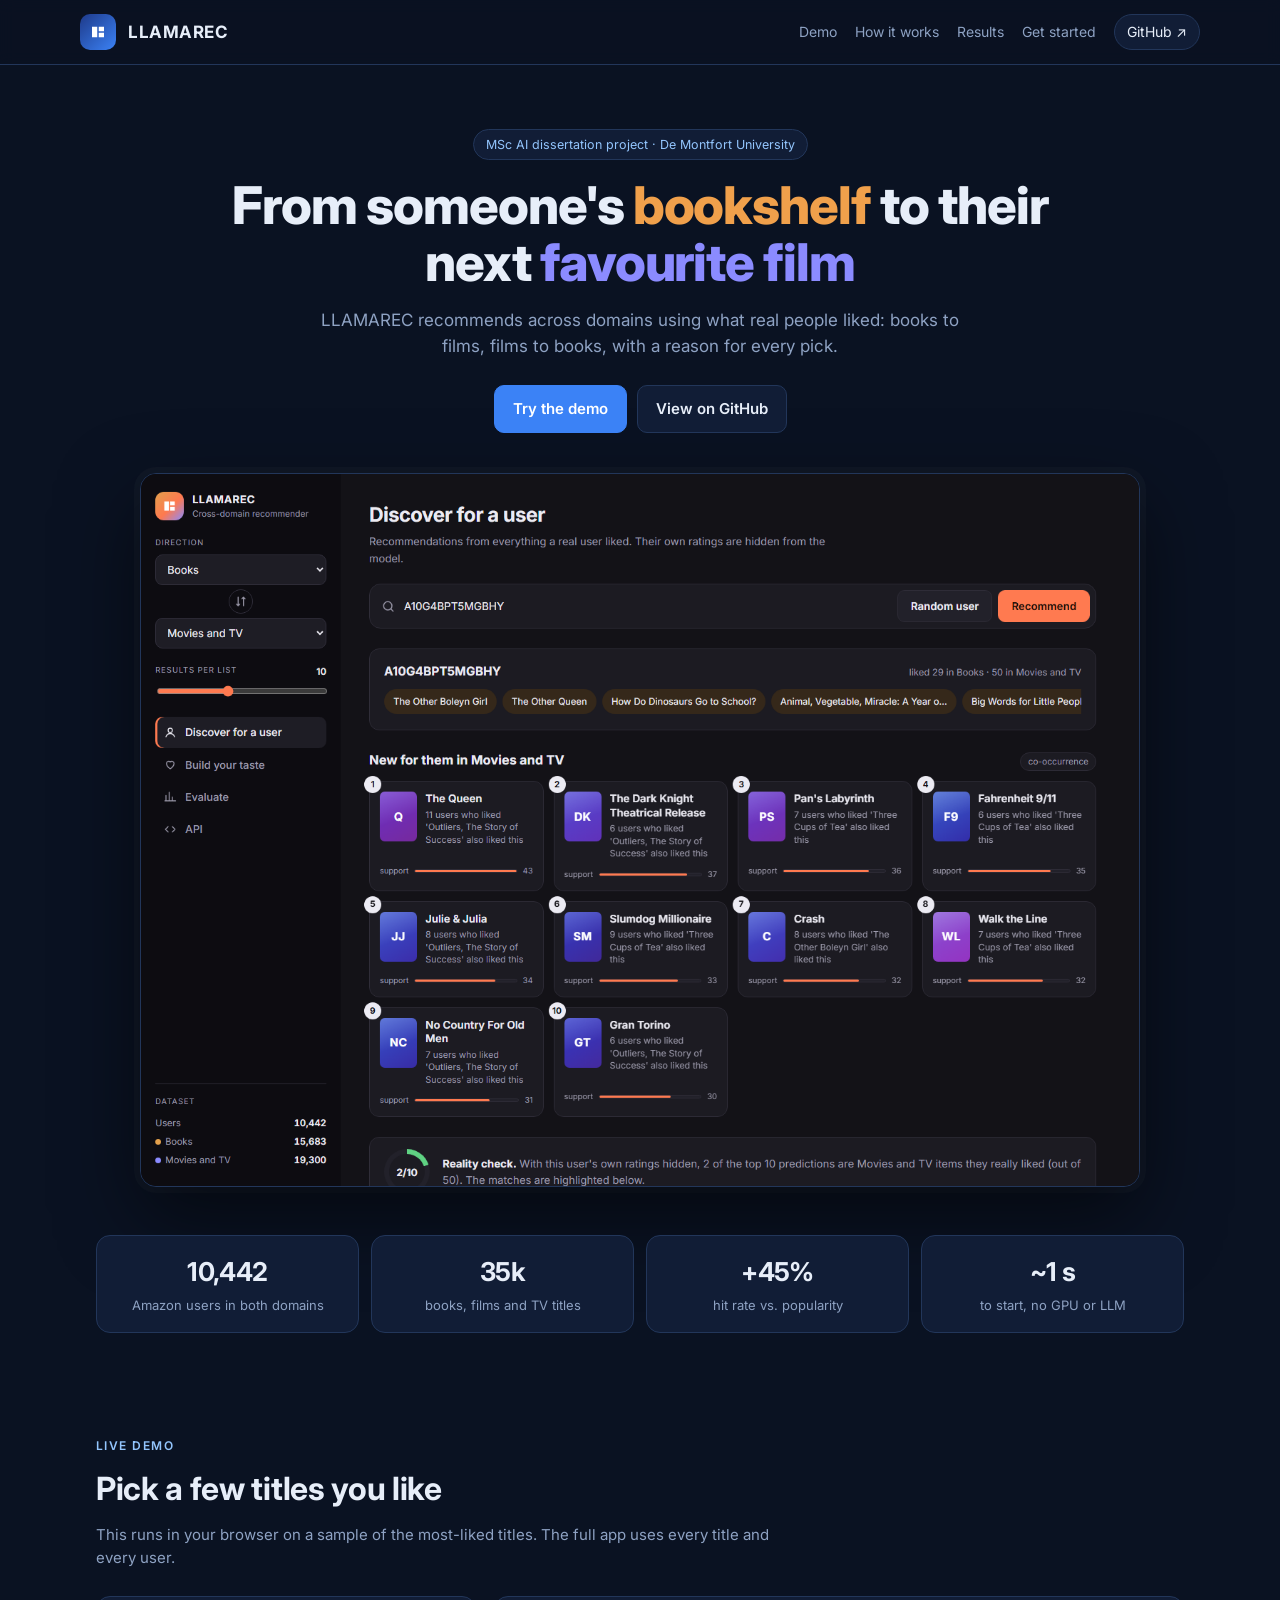
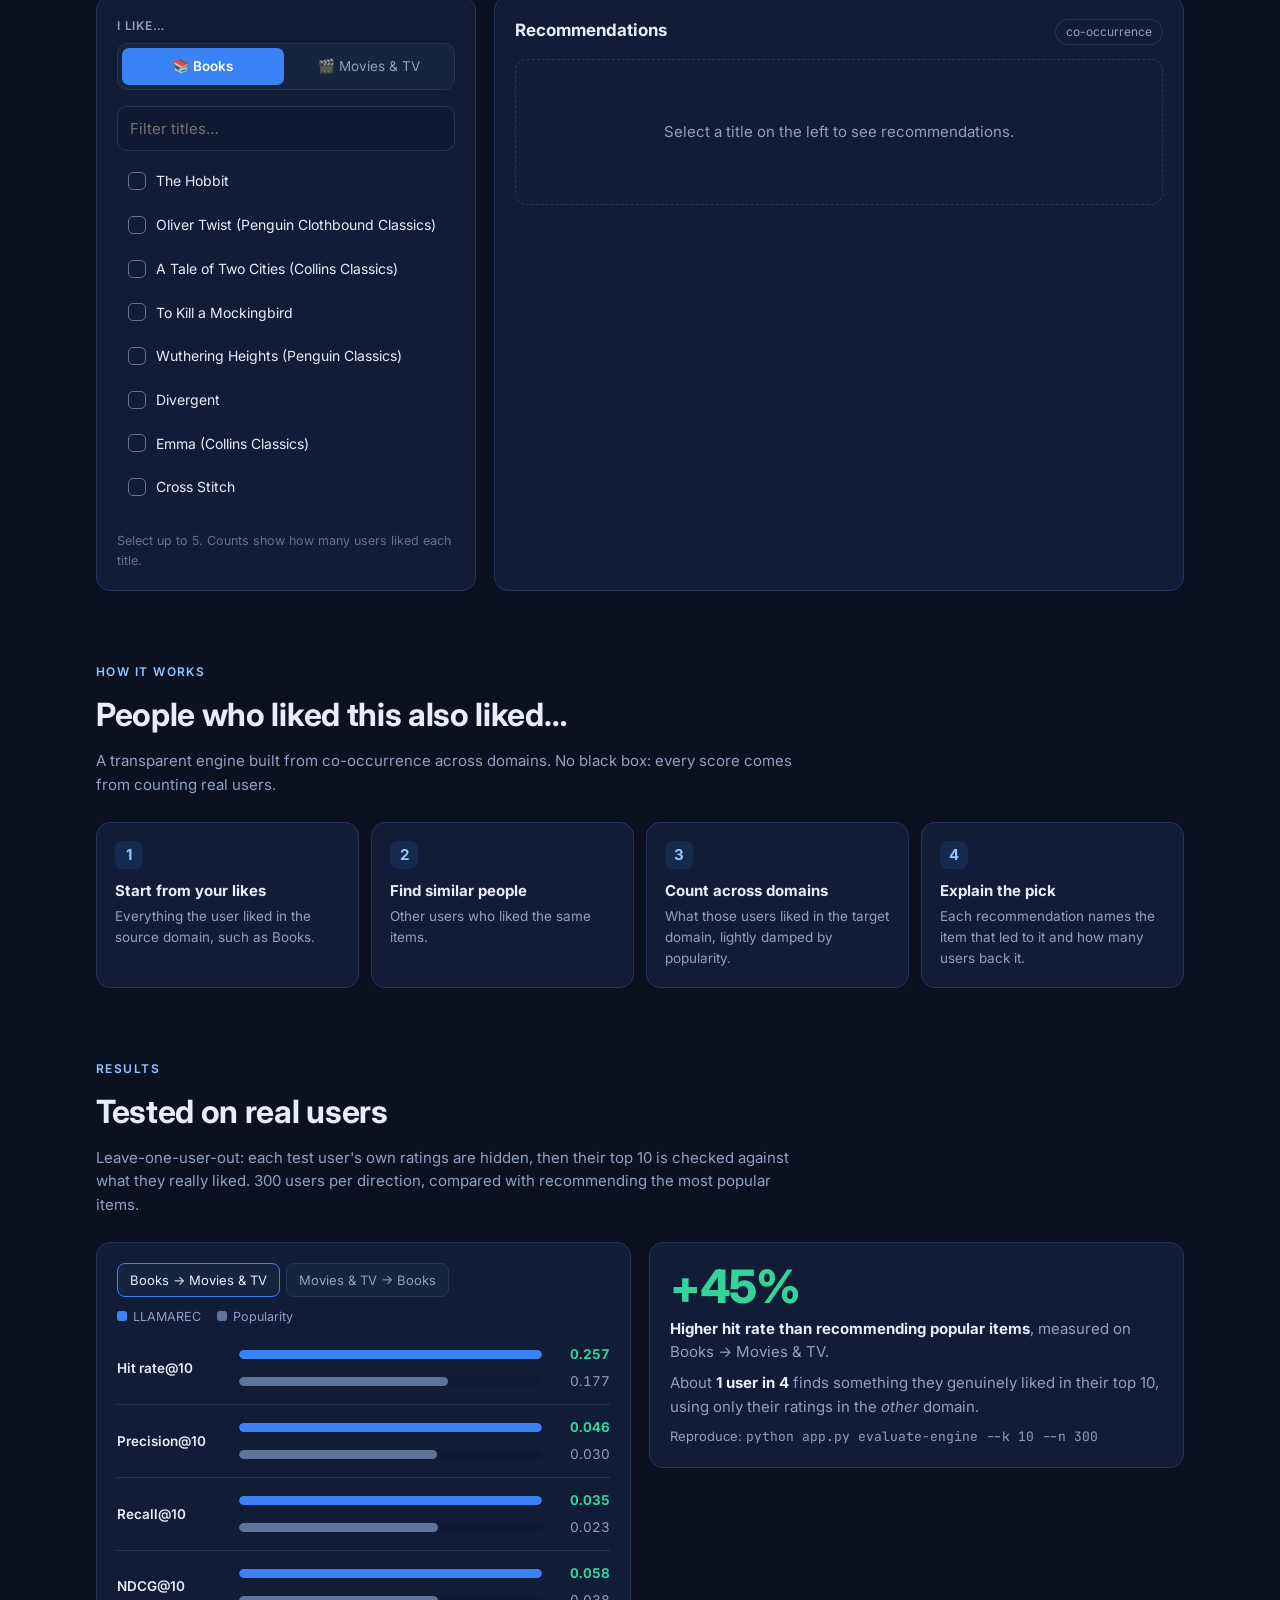
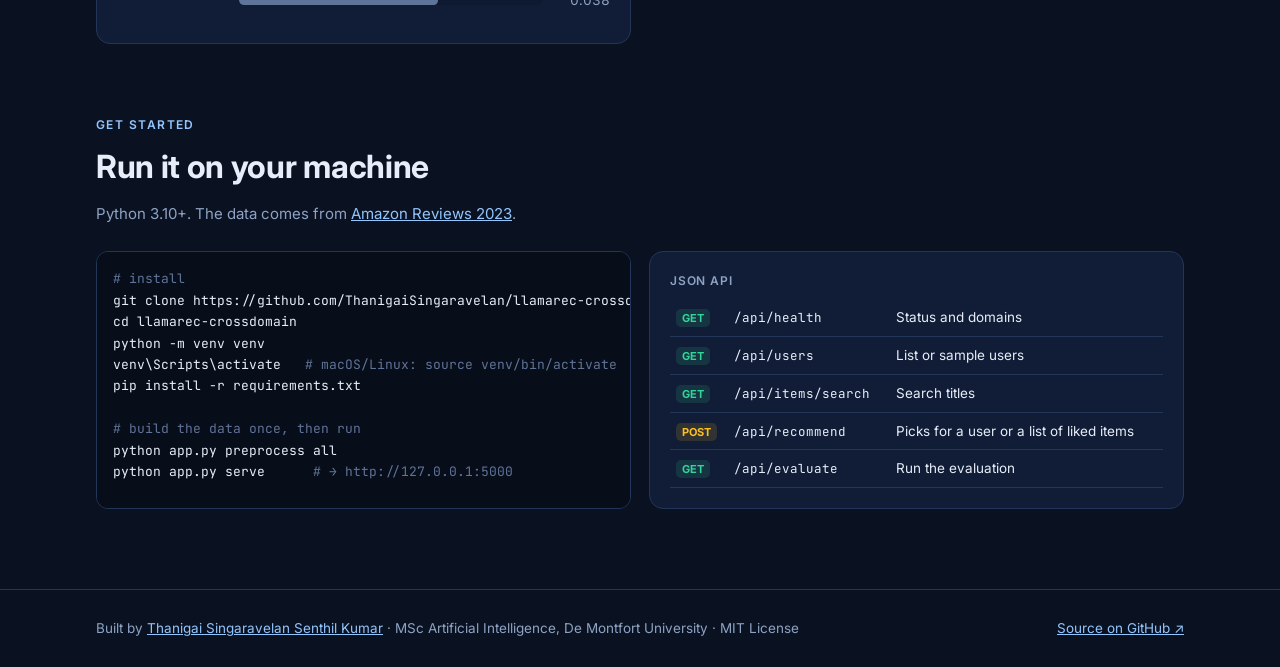
<file: docs/index.html>
<!doctype html>
<html lang="en">
<head>
<meta charset="utf-8">
<meta name="viewport" content="width=device-width, initial-scale=1">
<title>LLAMAREC</title>
<meta name="description" content="Cross-domain recommendations from real Amazon ratings: books to films and films to books, with a reason for every pick.">
<link rel="preconnect" href="https://fonts.googleapis.com">
<link href="https://fonts.googleapis.com/css2?family=Inter:wght@400;500;600;700;800&family=JetBrains+Mono:wght@400;500&display=swap" rel="stylesheet">
<style>
  :root{
    --bg:#0a1222; --bg2:#0e1a31; --panel:#111d36; --panel2:#15243f; --line:#22365a;
    --text:#e7eef9; --muted:#8ea2c3; --dim:#5f7499;
    --accent:#3b82f6; --accent2:#93c5fd; --ok:#34d399; --warn:#fbbf24;
    --books:#f0a04b; --movies:#8b8bff;
    --radius:14px;
  }
  *{box-sizing:border-box}
  html,body{margin:0}
  html{scroll-behavior:smooth}
  body{
    background:radial-gradient(1200px 500px at 85% -10%, #1b3a6e55, transparent 60%), var(--bg);
    color:var(--text); font-family:Inter,system-ui,sans-serif; font-size:15px; line-height:1.55; min-height:100vh;
  }
  a{color:var(--accent2)}
  .mono,code,pre{font-family:"JetBrains Mono",ui-monospace,monospace}
  .wrap{max-width:1120px; margin:0 auto; padding:0 16px}

  /* header */
  header{border-bottom:1px solid var(--line); background:#0a1222cc; backdrop-filter:blur(8px); position:sticky; top:0; z-index:5}
  .hbar{display:flex; align-items:center; justify-content:space-between; gap:12px; padding:14px 0}
  .brand{display:flex; align-items:center; gap:12px; text-decoration:none; color:inherit}
  .logo{width:36px; height:36px; border-radius:10px; background:linear-gradient(135deg,#1e3a8a,#3b82f6); display:grid; place-items:center}
  .brand b{font-size:17px; letter-spacing:.5px}
  .links{display:flex; gap:18px; align-items:center; font-size:14px}
  .links a{color:var(--muted); text-decoration:none}
  .links a:hover{color:var(--text)}
  .links .gh{border:1px solid var(--line); background:var(--panel); padding:6px 12px; border-radius:999px; color:var(--text)}
  @media (max-width:720px){.links a:not(.gh){display:none}}

  /* hero */
  .hero{padding:64px 0 40px; text-align:center}
  .eyebrow{display:inline-block; font-size:12.5px; color:var(--accent2); border:1px solid var(--line); background:var(--panel);
    padding:5px 12px; border-radius:999px; margin-bottom:18px}
  .hero h1{font-size:clamp(30px,5vw,52px); line-height:1.08; margin:0 auto 16px; max-width:820px; letter-spacing:-.02em; font-weight:800}
  .hero h1 .b{color:var(--books)} .hero h1 .m{color:var(--movies)}
  .hero p{margin:0 auto; color:var(--muted); max-width:640px; font-size:17px}
  .cta{display:flex; gap:10px; justify-content:center; margin:26px 0 40px; flex-wrap:wrap}
  .btn{display:inline-flex; align-items:center; gap:8px; padding:11px 18px; border-radius:10px; font-weight:600; text-decoration:none;
    border:1px solid var(--line); color:var(--text); background:var(--panel); cursor:pointer; font:inherit; font-weight:600}
  .btn.primary{background:var(--accent); border-color:var(--accent); color:#fff}
  .btn:hover{filter:brightness(1.1)}
  .shot{border-radius:16px; border:1px solid var(--line); box-shadow:0 30px 80px #0008, 0 0 0 6px #ffffff06; width:100%; max-width:1000px; display:block; margin:0 auto}

  /* stats strip */
  .stats{display:grid; grid-template-columns:repeat(4,1fr); gap:12px; margin:48px 0 0}
  .stat{background:var(--panel); border:1px solid var(--line); border-radius:var(--radius); padding:16px 18px}
  .stat b{display:block; font-size:26px; letter-spacing:-.02em}
  .stat span{color:var(--muted); font-size:13px}
  @media (max-width:720px){.stats{grid-template-columns:repeat(2,1fr)}}

  /* sections */
  section.block{padding:64px 0 8px}
  .kicker{font-size:12px; font-weight:600; text-transform:uppercase; letter-spacing:.12em; color:var(--accent2); margin:0 0 8px}
  h2{font-size:clamp(24px,3vw,32px); margin:0 0 10px; letter-spacing:-.01em}
  .lead{color:var(--muted); margin:0 0 26px; max-width:700px}
  .card{background:var(--panel); border:1px solid var(--line); border-radius:var(--radius); padding:20px}

  /* demo */
  .demo{display:grid; grid-template-columns:380px minmax(0,1fr); gap:18px}
  @media (max-width:900px){.demo{grid-template-columns:minmax(0,1fr)}}
  .label{display:block; font-size:12px; font-weight:600; text-transform:uppercase; letter-spacing:.8px; color:var(--muted); margin:0 0 8px}
  .seg{display:grid; grid-template-columns:1fr 1fr; background:var(--panel2); border:1px solid var(--line); border-radius:10px; padding:4px; gap:4px; margin-bottom:16px}
  .seg button{border:none; background:none; color:var(--muted); padding:8px; border-radius:7px; cursor:pointer; font:inherit; font-size:13.5px}
  .seg button.on{background:var(--accent); color:#fff; font-weight:600}
  .search{width:100%; padding:10px 12px; border-radius:10px; border:1px solid var(--line); background:var(--bg2); color:var(--text); font:inherit; margin-bottom:10px}
  .list{max-height:360px; overflow-y:auto; display:grid; gap:4px; padding-right:4px}
  .opt{display:flex; gap:10px; align-items:center; padding:8px 10px; border-radius:9px; border:1px solid transparent; background:none;
    color:var(--text); cursor:pointer; font:inherit; font-size:14px; text-align:left; width:100%}
  .opt:hover{background:var(--panel2)}
  .opt.on{background:#3b82f622; border-color:var(--accent)}
  .opt .t{flex:1; min-width:0; overflow:hidden; text-overflow:ellipsis; white-space:nowrap}
  .opt small{color:var(--dim); white-space:nowrap}
  .tick{width:18px; height:18px; border-radius:5px; border:1.5px solid var(--dim); flex:none; display:grid; place-items:center; font-size:12px}
  .opt.on .tick{background:var(--accent); border-color:var(--accent); color:#fff}
  .hint{font-size:12.5px; color:var(--dim); margin-top:10px}
  .results-head{display:flex; justify-content:space-between; align-items:baseline; gap:10px; flex-wrap:wrap; margin-bottom:14px}
  .results-head h3{margin:0; font-size:17px}
  .pill{font-size:12px; color:var(--muted); border:1px solid var(--line); border-radius:999px; padding:3px 10px}
  .recs{display:grid; grid-template-columns:repeat(auto-fill,minmax(230px,1fr)); gap:10px}
  .rec{display:grid; grid-template-columns:44px 1fr; gap:12px; background:var(--panel2); border:1px solid var(--line); border-radius:12px; padding:12px;
    animation:rise .3s ease both}
  @keyframes rise{from{opacity:0; transform:translateY(6px)}}
  .cover{width:44px; height:60px; border-radius:6px; display:grid; place-items:center; font-weight:700; font-size:14px; color:#fff}
  .rec .t{font-weight:600; font-size:14px; line-height:1.3; display:-webkit-box; -webkit-line-clamp:2; -webkit-box-orient:vertical; overflow:hidden}
  .rec .why{font-size:12px; color:var(--muted); margin-top:3px}
  .bar{grid-column:1/-1; height:4px; background:var(--bg2); border-radius:9px; overflow:hidden}
  .bar i{display:block; height:100%; background:var(--accent)}
  .empty{color:var(--muted); text-align:center; padding:60px 16px; border:1.5px dashed var(--line); border-radius:12px}

  /* how it works */
  .steps{display:grid; grid-template-columns:repeat(4,1fr); gap:12px; counter-reset:s}
  @media (max-width:900px){.steps{grid-template-columns:repeat(2,1fr)}}
  @media (max-width:520px){.steps{grid-template-columns:1fr}}
  .step{background:var(--panel); border:1px solid var(--line); border-radius:var(--radius); padding:18px; counter-increment:s}
  .step::before{content:counter(s); display:grid; place-items:center; width:28px; height:28px; border-radius:8px; background:#3b82f622;
    color:var(--accent2); font-weight:700; margin-bottom:10px}
  .step h4{margin:0 0 4px; font-size:15px}
  .step p{margin:0; color:var(--muted); font-size:13.5px}

  /* results */
  .res{display:grid; grid-template-columns:minmax(0,1fr) minmax(0,1fr); gap:18px; align-items:start}
  @media (max-width:900px){.res{grid-template-columns:minmax(0,1fr)}}
  .metric{display:grid; grid-template-columns:110px 1fr 56px; gap:6px 12px; align-items:center; padding:12px 0; border-bottom:1px solid var(--line); font-size:13.5px}
  .metric:last-child{border-bottom:none}
  .metric .n{grid-row:span 2; font-weight:600}
  .metric .trk{height:9px; background:var(--bg2); border-radius:9px; overflow:hidden}
  .metric .trk i{display:block; height:100%; border-radius:9px}
  .metric .v{text-align:right; font-variant-numeric:tabular-nums; color:var(--muted)}
  .metric .v.w{color:var(--ok); font-weight:700}
  .legend{display:flex; gap:16px; font-size:12.5px; color:var(--muted); margin-bottom:6px; flex-wrap:wrap}
  .legend i{display:inline-block; width:10px; height:10px; border-radius:3px; margin-right:6px}
  .tabs{display:flex; gap:6px; margin-bottom:10px}
  .tabs button{border:1px solid var(--line); background:var(--panel2); color:var(--muted); border-radius:8px; padding:6px 12px; cursor:pointer; font:inherit; font-size:13px}
  .tabs button.on{color:var(--text); border-color:var(--accent)}
  .big{font-size:46px; font-weight:800; letter-spacing:-.03em; color:var(--ok); line-height:1}
  .res .card p{color:var(--muted); margin:8px 0 0}

  /* quick start + api */
  .two{display:grid; grid-template-columns:minmax(0,1fr) minmax(0,1fr); gap:18px}
  @media (max-width:900px){.two{grid-template-columns:minmax(0,1fr)}}
  pre{background:#070d19; border:1px solid var(--line); border-radius:12px; padding:16px; overflow-x:auto; font-size:13px; line-height:1.65; margin:0}
  pre .c{color:var(--dim)}
  table{width:100%; border-collapse:collapse; font-size:13.5px}
  td{padding:8px 6px; border-bottom:1px solid var(--line); vertical-align:top}
  td code{font-size:12.5px}
  .verb{font-size:11px; font-weight:700; padding:2px 6px; border-radius:5px}
  .get{background:#34d39922; color:var(--ok)} .post{background:#fbbf2422; color:var(--warn)}

  footer{border-top:1px solid var(--line); margin-top:72px; padding:28px 0; color:var(--muted); font-size:13.5px}
  .fbar{display:flex; justify-content:space-between; gap:16px; flex-wrap:wrap}
  @media (prefers-reduced-motion:reduce){*{animation:none!important; scroll-behavior:auto!important}}
</style>
</head>
<body>

<header>
  <div class="wrap hbar">
    <a class="brand" href="#">
      <span class="logo"><svg width="18" height="18" viewBox="0 0 24 24" fill="#fff"><path d="M4 5h7v14H4zM13 5h7v6h-7zM13 13h7v6h-7z"/></svg></span>
      <b>LLAMAREC</b>
    </a>
    <nav class="links">
      <a href="#demo">Demo</a>
      <a href="#how">How it works</a>
      <a href="#results">Results</a>
      <a href="#start">Get started</a>
      <a class="gh" href="https://github.com/ThanigaiSingaravelan/llamarec-crossdomain">GitHub ↗</a>
    </nav>
  </div>
</header>

<main class="wrap">

  <!-- Hero -->
  <section class="hero">
    <span class="eyebrow">MSc AI dissertation project · De Montfort University</span>
    <h1>From someone's <span class="b">bookshelf</span> to their next <span class="m">favourite film</span></h1>
    <p>LLAMAREC recommends across domains using what real people liked: books to films, films to books, with a reason for every pick.</p>
    <div class="cta">
      <a class="btn primary" href="#demo">Try the demo</a>
      <a class="btn" href="https://github.com/ThanigaiSingaravelan/llamarec-crossdomain">View on GitHub</a>
    </div>
    <img class="shot" src="images/discover-dark.png" alt="The LLAMAREC web app recommending films for a reader, each with a reason and a support bar" loading="lazy">

    <div class="stats">
      <div class="stat"><b>10,442</b><span>Amazon users in both domains</span></div>
      <div class="stat"><b>35k</b><span>books, films and TV titles</span></div>
      <div class="stat"><b>+45%</b><span>hit rate vs. popularity</span></div>
      <div class="stat"><b>~1 s</b><span>to start, no GPU or LLM</span></div>
    </div>
  </section>

  <!-- Demo -->
  <section class="block" id="demo">
    <p class="kicker">Live demo</p>
    <h2>Pick a few titles you like</h2>
    <p class="lead">This runs in your browser on a sample of the most-liked titles. The full app uses every title and every user.</p>

    <div class="demo">
      <div class="card">
        <span class="label">I like…</span>
        <div class="seg" role="tablist">
          <button class="on" data-src="Books">📚 Books</button>
          <button data-src="Movies_and_TV">🎬 Movies &amp; TV</button>
        </div>
        <input id="filter" class="search" placeholder="Filter titles…" aria-label="Filter titles">
        <div id="list" class="list"><div class="hint">Loading sample…</div></div>
        <div class="hint">Select up to 5. Counts show how many users liked each title.</div>
      </div>

      <div class="card">
        <div class="results-head">
          <h3 id="resTitle">Recommendations</h3>
          <span class="pill" id="resPill">co-occurrence</span>
        </div>
        <div id="recs"><div class="empty">Select a title on the left to see recommendations.</div></div>
      </div>
    </div>
  </section>

  <!-- How it works -->
  <section class="block" id="how">
    <p class="kicker">How it works</p>
    <h2>People who liked this also liked…</h2>
    <p class="lead">A transparent engine built from co-occurrence across domains. No black box: every score comes from counting real users.</p>
    <div class="steps">
      <div class="step"><h4>Start from your likes</h4><p>Everything the user liked in the source domain, such as Books.</p></div>
      <div class="step"><h4>Find similar people</h4><p>Other users who liked the same items.</p></div>
      <div class="step"><h4>Count across domains</h4><p>What those users liked in the target domain, lightly damped by popularity.</p></div>
      <div class="step"><h4>Explain the pick</h4><p>Each recommendation names the item that led to it and how many users back it.</p></div>
    </div>
  </section>

  <!-- Results -->
  <section class="block" id="results">
    <p class="kicker">Results</p>
    <h2>Tested on real users</h2>
    <p class="lead">Leave-one-user-out: each test user's own ratings are hidden, then their top 10 is checked against what they really liked.
      300 users per direction, compared with recommending the most popular items.</p>

    <div class="res">
      <div class="card">
        <div class="tabs" id="dirTabs">
          <button class="on" data-dir="0">Books → Movies &amp; TV</button>
          <button data-dir="1">Movies &amp; TV → Books</button>
        </div>
        <div class="legend"><span><i style="background:var(--accent)"></i>LLAMAREC</span><span><i style="background:var(--dim)"></i>Popularity</span></div>
        <div id="metrics"></div>
      </div>
      <div class="card">
        <div class="big" id="bigLift">+45%</div>
        <p><b style="color:var(--text)">Higher hit rate than recommending popular items</b>, measured on <span id="bigDir">Books → Movies &amp; TV</span>.</p>
        <p>About <b style="color:var(--text)">1 user in 4</b> finds something they genuinely liked in their top 10, using only their ratings in the <i>other</i> domain.</p>
        <p style="font-size:13px">Reproduce: <code>python app.py evaluate-engine --k 10 --n 300</code></p>
      </div>
    </div>
  </section>

  <!-- Get started -->
  <section class="block" id="start">
    <p class="kicker">Get started</p>
    <h2>Run it on your machine</h2>
    <p class="lead">Python 3.10+. The data comes from <a href="https://huggingface.co/datasets/McAuley-Lab/Amazon-Reviews-2023">Amazon Reviews 2023</a>.</p>
    <div class="two">
<pre><span class="c"># install</span>
git clone https://github.com/ThanigaiSingaravelan/llamarec-crossdomain.git
cd llamarec-crossdomain
python -m venv venv
venv\Scripts\activate   <span class="c"># macOS/Linux: source venv/bin/activate</span>
pip install -r requirements.txt

<span class="c"># build the data once, then run</span>
python app.py preprocess all
python app.py serve      <span class="c"># → http://127.0.0.1:5000</span></pre>
      <div class="card">
        <span class="label">JSON API</span>
        <table>
          <tr><td><span class="verb get">GET</span></td><td><code>/api/health</code></td><td>Status and domains</td></tr>
          <tr><td><span class="verb get">GET</span></td><td><code>/api/users</code></td><td>List or sample users</td></tr>
          <tr><td><span class="verb get">GET</span></td><td><code>/api/items/search</code></td><td>Search titles</td></tr>
          <tr><td><span class="verb post">POST</span></td><td><code>/api/recommend</code></td><td>Picks for a user or a list of liked items</td></tr>
          <tr><td><span class="verb get">GET</span></td><td><code>/api/evaluate</code></td><td>Run the evaluation</td></tr>
        </table>
      </div>
    </div>
  </section>
</main>

<footer>
  <div class="wrap fbar">
    <span>Built by <a href="https://www.linkedin.com/in/than-tsv/">Thanigai Singaravelan Senthil Kumar</a> · MSc Artificial Intelligence, De Montfort University · MIT License</span>
    <a href="https://github.com/ThanigaiSingaravelan/llamarec-crossdomain">Source on GitHub ↗</a>
  </div>
</footer>

<script>
const $ = (s) => document.querySelector(s);
const esc = (s) => String(s ?? "").replace(/[&<>"']/g, (c) => ({"&":"&amp;","<":"&lt;",">":"&gt;",'"':"&quot;","'":"&#39;"}[c]));
const pretty = (d) => d === "Movies_and_TV" ? "Movies & TV" : d;

/* ---------- covers ---------- */
const hash = (s) => { let h = 0; for (const c of s) h = (h * 31 + c.charCodeAt(0)) | 0; return Math.abs(h); };
const initials = (t) => (t.replace(/[^\p{L}\p{N} ]/gu, " ").split(/\s+/)
  .filter((w) => w && !/^(the|a|an|of|and|vhs|dvd)$/i.test(w)).slice(0, 2).map((w) => w[0]).join("") || "?").toUpperCase();
function cover(t, domain) {
  const base = domain === "Books" ? 32 : 245, hue = base + (hash(t) % 40) - 20, l = 40 + (hash(t + "x") % 12);
  return `<div class="cover" style="background:linear-gradient(150deg,hsl(${hue} 62% ${l + 10}%),hsl(${hue + 18} 58% ${l}%))">${esc(initials(t))}</div>`;
}

/* ---------- demo ---------- */
let DATA = null, src = "Books";
const picked = new Set();

function preselectFromHash() {
  // Shareable demo links: #try=The Hobbit|Holes  (Books)   or   #try-movies=Jaws
  const m = decodeURIComponent(location.hash).match(/^#try(-movies)?=(.+)$/);
  if (!m) return;
  if (m[1]) document.querySelector('.seg button[data-src="Movies_and_TV"]').click();
  for (const t of m[2].split("|")) if (DATA.domains[src].items.some((i) => i.t === t)) picked.add(t);
  renderList(); renderRecs();
  $("#demo").scrollIntoView();
}
fetch("demo-data.json").then((r) => r.json()).then((d) => { DATA = d; renderList(); preselectFromHash(); })
  .catch(() => { $("#list").innerHTML = '<div class="hint">Could not load the demo sample.</div>'; });

document.querySelectorAll(".seg button").forEach((b) => b.addEventListener("click", () => {
  document.querySelectorAll(".seg button").forEach((x) => x.classList.toggle("on", x === b));
  src = b.dataset.src; picked.clear(); $("#filter").value = ""; renderList(); renderRecs();
}));
$("#filter").addEventListener("input", renderList);

function renderList() {
  if (!DATA) return;
  const q = $("#filter").value.trim().toLowerCase();
  const items = DATA.domains[src].items.filter((i) => !q || i.t.toLowerCase().includes(q));
  $("#list").innerHTML = items.map((i) => `<button class="opt${picked.has(i.t) ? " on" : ""}" data-t="${esc(i.t)}">
      <span class="tick">${picked.has(i.t) ? "✓" : ""}</span><span class="t" title="${esc(i.t)}">${esc(i.t)}</span>
      <small>${i.likes}</small></button>`).join("") || '<div class="hint">No titles match.</div>';
}
$("#list").addEventListener("click", (e) => {
  const b = e.target.closest(".opt"); if (!b) return;
  const t = b.dataset.t;
  if (picked.has(t)) picked.delete(t); else if (picked.size < 5) picked.add(t);
  renderList(); renderRecs();
});

function renderRecs() {
  const tgt = DATA.domains[src].target;
  $("#resTitle").textContent = `Recommended ${pretty(tgt)}`;
  if (!picked.size) { $("#recs").innerHTML = '<div class="empty">Select a title on the left to see recommendations.</div>'; return; }
  // Combine the picks: add up support per recommended title, remember the strongest reason.
  const score = new Map();
  for (const t of picked) {
    const item = DATA.domains[src].items.find((i) => i.t === t);
    for (const [title, sup] of item.recs) {
      const cur = score.get(title) || { sup: 0, best: 0, because: "" };
      cur.sup += sup;
      if (sup > cur.best) { cur.best = sup; cur.because = t; }
      score.set(title, cur);
    }
  }
  const ranked = [...score].filter(([title]) => !picked.has(title)).sort((a, b) => b[1].sup - a[1].sup).slice(0, 9);
  const max = ranked[0]?.[1].sup || 1;
  $("#resPill").textContent = `from ${picked.size} pick${picked.size > 1 ? "s" : ""}`;
  $("#recs").innerHTML = `<div class="recs">${ranked.map(([title, s], i) => `
    <div class="rec" style="animation-delay:${i * 35}ms">${cover(title, tgt)}
      <div><div class="t" title="${esc(title)}">${esc(title)}</div>
      <div class="why">${s.best} user${s.best > 1 ? "s" : ""} who liked '${esc(s.because)}' also liked this</div></div>
      <div class="bar"><i style="width:${Math.round((s.sup / max) * 100)}%"></i></div>
    </div>`).join("")}</div>`;
}

/* ---------- results ---------- */
const RESULTS = [
  { dir: "Books → Movies & TV", m: { "Hit rate": [0.257, 0.177], Precision: [0.046, 0.030], Recall: [0.035, 0.023], NDCG: [0.058, 0.038] } },
  { dir: "Movies & TV → Books", m: { "Hit rate": [0.243, 0.210], Precision: [0.042, 0.034], Recall: [0.036, 0.036], NDCG: [0.053, 0.049] } },
];
function renderResults(i) {
  const r = RESULTS[i];
  $("#metrics").innerHTML = Object.entries(r.m).map(([name, [a, b]]) => {
    const max = Math.max(a, b);
    return `<div class="metric"><span class="n">${name}@10</span>
      <div class="trk"><i style="width:${(a / max) * 100}%;background:var(--accent)"></i></div><span class="v${a > b ? " w" : ""}">${a.toFixed(3)}</span>
      <div class="trk"><i style="width:${(b / max) * 100}%;background:var(--dim)"></i></div><span class="v">${b.toFixed(3)}</span></div>`;
  }).join("");
  const [a, b] = r.m["Hit rate"];
  $("#bigLift").textContent = "+" + Math.round(((a - b) / b) * 100) + "%";
  $("#bigDir").textContent = r.dir;
}
document.querySelectorAll("#dirTabs button").forEach((b) => b.addEventListener("click", () => {
  document.querySelectorAll("#dirTabs button").forEach((x) => x.classList.toggle("on", x === b));
  renderResults(+b.dataset.dir);
}));
renderResults(0);
</script>
</body>
</html>
</file>
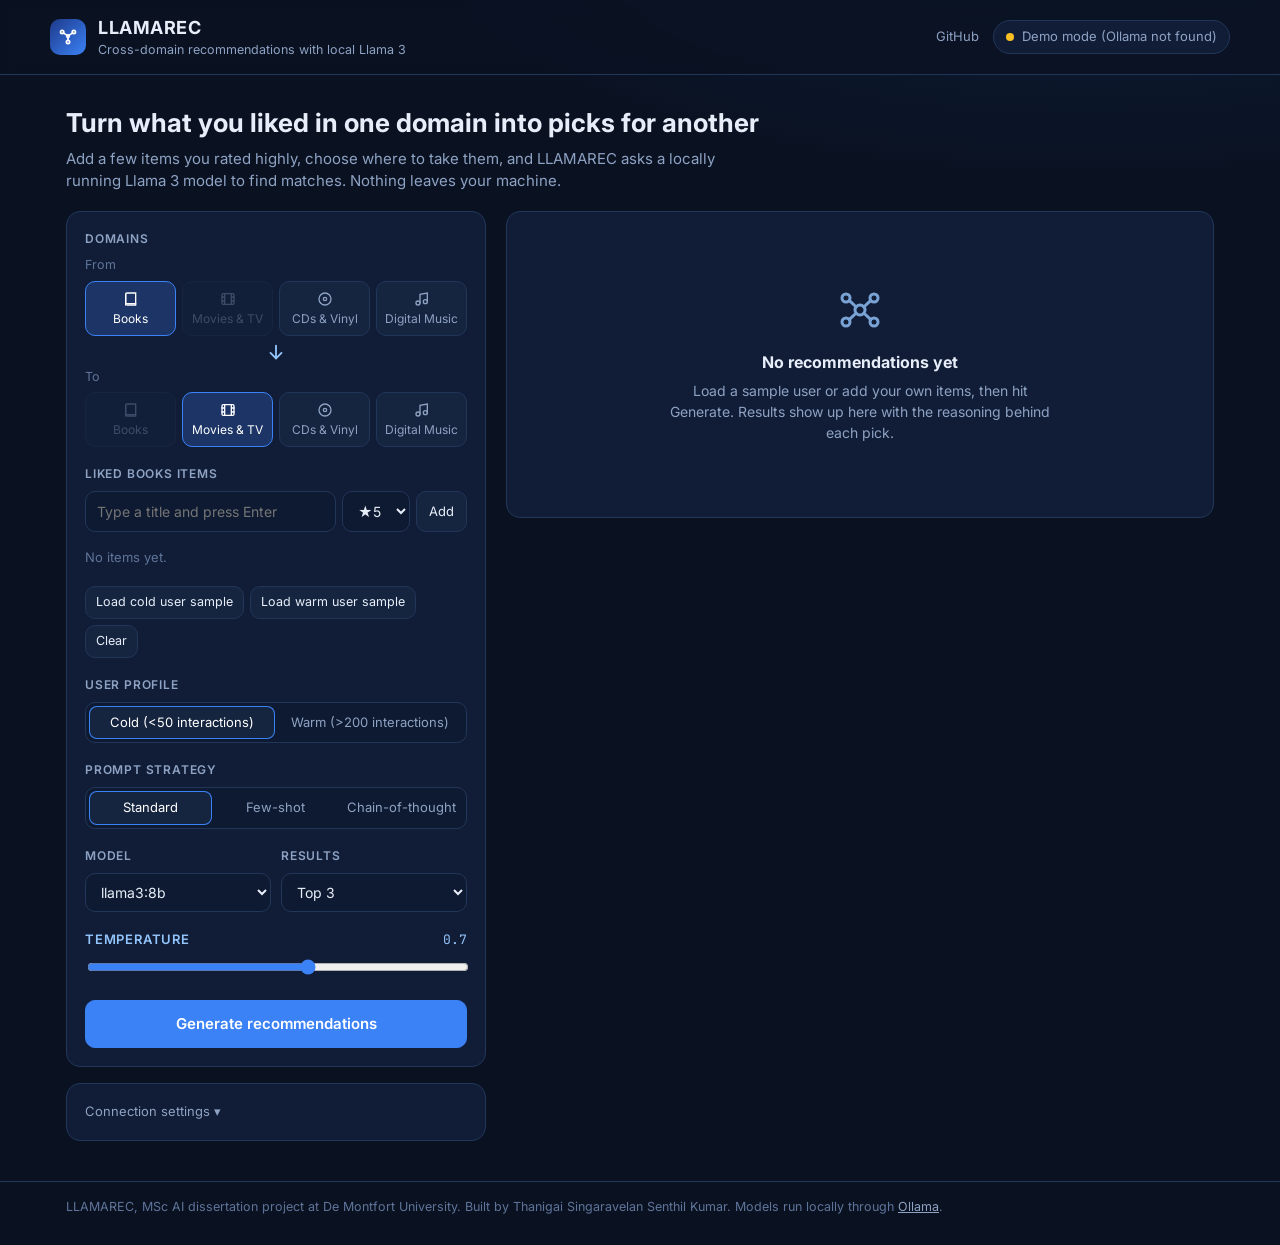
<file: Temp-index.html>
<!doctype html>
<html lang="en">
<head>
<meta charset="utf-8">
<meta name="viewport" content="width=device-width, initial-scale=1">
<title>LLAMAREC</title>
<link rel="preconnect" href="https://fonts.googleapis.com">
<link href="https://fonts.googleapis.com/css2?family=Inter:wght@400;500;600;700&family=JetBrains+Mono:wght@400;500&display=swap" rel="stylesheet">
<style>
  :root{
    --bg:#0a1222; --bg2:#0e1a31; --panel:#111d36; --panel2:#15243f; --line:#22365a;
    --text:#e7eef9; --muted:#8ea2c3; --dim:#5f7499;
    --accent:#3b82f6; --accent2:#93c5fd; --ok:#34d399; --warn:#fbbf24; --err:#f87171;
    --radius:14px;
  }
  *{box-sizing:border-box}
  html,body{margin:0}
  body{
    background:radial-gradient(1200px 500px at 85% -10%, #1b3a6e55, transparent 60%), var(--bg);
    color:var(--text); font-family:Inter,system-ui,sans-serif; font-size:15px; line-height:1.5;
    min-height:100vh;
  }
  .mono{font-family:"JetBrains Mono",ui-monospace,monospace}
  .wrap{max-width:1180px; margin:0 auto; padding:0 16px}

  /* header */
  header{border-bottom:1px solid var(--line); background:#0a1222cc; backdrop-filter:blur(8px); position:sticky; top:0; z-index:5}
  .hbar{display:flex; align-items:center; justify-content:space-between; gap:12px; padding:14px 0}
  .brand{display:flex; align-items:center; gap:12px}
  .logo{width:36px; height:36px; border-radius:10px; background:linear-gradient(135deg,#1e3a8a,#3b82f6); display:grid; place-items:center}
  .brand h1{font-size:18px; margin:0; letter-spacing:.5px}
  .brand p{margin:0; font-size:12.5px; color:var(--muted)}
  .status{display:flex; align-items:center; gap:8px; font-size:13px; color:var(--muted); border:1px solid var(--line); padding:6px 12px; border-radius:999px; background:var(--panel)}
  .dot{width:8px; height:8px; border-radius:50%; background:var(--warn)}
  .dot.ok{background:var(--ok); box-shadow:0 0 8px var(--ok)}
  .gh{color:var(--muted); text-decoration:none; font-size:13px}
  .gh:hover{color:var(--text)}

  /* hero */
  .hero{padding:28px 0 18px}
  .hero h2{font-size:26px; margin:0 0 6px; font-weight:700}
  .hero p{margin:0; color:var(--muted); max-width:680px}

  /* layout */
  .grid{display:grid; grid-template-columns:420px 1fr; gap:20px; padding-bottom:40px}
  @media (max-width:940px){.grid{grid-template-columns:minmax(0,1fr)}}
  .grid > div{min-width:0}
  .addrow select{flex:none}
  .card{background:var(--panel); border:1px solid var(--line); border-radius:var(--radius); padding:18px}
  .card + .card{margin-top:16px}
  .label{display:block; font-size:12px; font-weight:600; text-transform:uppercase; letter-spacing:.8px; color:var(--muted); margin:0 0 8px}
  .section{margin-bottom:18px}
  .section:last-child{margin-bottom:0}
  .hint{font-size:12.5px; color:var(--dim); margin-top:6px}

  /* domain picker */
  .flow{display:grid; grid-template-columns:1fr 34px 1fr; align-items:center; gap:8px}
  .arrow{display:grid; place-items:center; color:var(--accent2)}
  .domains{display:grid; grid-template-columns:1fr 1fr; gap:6px}
  .dom{display:flex; align-items:center; gap:7px; padding:8px 9px; border-radius:10px; border:1px solid var(--line); background:var(--panel2); color:var(--muted); cursor:pointer; font-size:12.5px; font-family:inherit; text-align:left}
  .dom svg{flex:none}
  .dom:hover:not(:disabled){border-color:#35507f; color:var(--text)}
  .dom.on{border-color:var(--accent); color:#fff; background:#1d3566}
  .dom:disabled{opacity:.35; cursor:not-allowed}

  /* items */
  .addrow{display:flex; gap:6px}
  input[type=text], select{
    background:var(--bg2); border:1px solid var(--line); color:var(--text); border-radius:10px;
    padding:9px 11px; font:inherit; font-size:14px; outline:none; min-width:0
  }
  input[type=text]:focus, select:focus{border-color:var(--accent)}
  .addrow input{flex:1}
  .chips{display:flex; flex-wrap:wrap; gap:6px; margin-top:10px; min-height:34px}
  .chip{display:inline-flex; align-items:center; gap:6px; background:var(--panel2); border:1px solid var(--line); padding:5px 6px 5px 10px; border-radius:999px; font-size:13px}
  .chip .stars{color:var(--warn); font-size:11px}
  .chip button{background:none; border:0; color:var(--dim); cursor:pointer; font-size:15px; line-height:1; padding:0 4px}
  .chip button:hover{color:var(--err)}
  .empty{color:var(--dim); font-size:13px; padding:6px 0}
  .samples{display:flex; gap:6px; margin-top:10px; flex-wrap:wrap}

  .btn{border:1px solid var(--line); background:var(--panel2); color:var(--text); border-radius:10px; padding:8px 12px; font:inherit; font-size:13px; cursor:pointer}
  .btn:hover{border-color:#35507f}
  .btn.primary{background:var(--accent); border-color:var(--accent); color:#fff; font-weight:600; width:100%; padding:12px; font-size:15px}
  .btn.primary:hover{background:#2f73e0}
  .btn.primary:disabled{opacity:.6; cursor:wait}
  .btn.small{padding:6px 10px; font-size:12.5px}

  /* segmented */
  .seg{display:grid; grid-template-columns:repeat(3,1fr); background:var(--bg2); border:1px solid var(--line); border-radius:10px; padding:3px; gap:3px}
  .seg.two{grid-template-columns:repeat(2,1fr)}
  .seg button{background:none; border:0; color:var(--muted); padding:7px 4px; border-radius:8px; font:inherit; font-size:13px; cursor:pointer}
  .seg button.on{background:var(--panel2); color:#fff; box-shadow:inset 0 0 0 1px var(--accent)}

  .row2{display:grid; grid-template-columns:1fr 1fr; gap:10px}
  .row2 select{width:100%}
  input[type=range]{width:100%; accent-color:var(--accent)}
  .rangehead{display:flex; justify-content:space-between; align-items:baseline}
  .rangehead span{font-size:13px; color:var(--accent2)}

  details.conn summary{cursor:pointer; color:var(--muted); font-size:13px; list-style:none}
  details.conn summary::-webkit-details-marker{display:none}
  details.conn[open] summary{margin-bottom:10px}
  .connrow{display:flex; gap:6px}
  .connrow input{flex:1}
  .check{display:flex; align-items:center; gap:8px; font-size:13px; color:var(--muted); margin-top:10px}
  pre.cmd{background:var(--bg2); border:1px solid var(--line); border-radius:8px; padding:8px 10px; font-size:12px; overflow-x:auto; margin:8px 0 0; color:var(--accent2)}

  /* results */
  .reshead{display:flex; justify-content:space-between; align-items:center; gap:10px; flex-wrap:wrap; margin-bottom:14px}
  .reshead h3{margin:0; font-size:17px}
  .meta{display:flex; gap:6px; flex-wrap:wrap}
  .tag{font-size:12px; border:1px solid var(--line); background:var(--panel2); color:var(--muted); padding:3px 9px; border-radius:999px}
  .tag.demo{color:var(--warn); border-color:#5b4a17}
  .tag.live{color:var(--ok); border-color:#1d5a45}

  .placeholder{text-align:center; padding:56px 20px; color:var(--muted)}
  .placeholder svg{opacity:.8; margin-bottom:10px}
  .placeholder h4{margin:0 0 6px; color:var(--text); font-size:16px}
  .placeholder p{margin:0 auto; max-width:380px; font-size:14px}

  .rec{display:grid; grid-template-columns:40px 1fr; gap:12px; padding:14px; border:1px solid var(--line); border-radius:12px; background:var(--panel2); margin-bottom:10px; animation:rise .35s ease both}
  .rec:nth-child(2){animation-delay:.06s}.rec:nth-child(3){animation-delay:.12s}.rec:nth-child(4){animation-delay:.18s}.rec:nth-child(5){animation-delay:.24s}
  @keyframes rise{from{opacity:0; transform:translateY(6px)}to{opacity:1; transform:none}}
  .num{width:40px; height:40px; border-radius:10px; background:#1d3566; color:var(--accent2); display:grid; place-items:center; font-weight:700}
  .rec h4{margin:0; font-size:16px}
  .rec .by{color:var(--muted); font-size:13px; margin:1px 0 6px}
  .rec p{margin:0 0 8px; font-size:14px; color:#cfdaec}
  .because{display:flex; flex-wrap:wrap; gap:5px; align-items:center; font-size:12px; color:var(--dim)}
  .because span.src{color:var(--accent2); background:#13284d; border:1px solid #234274; padding:2px 8px; border-radius:999px}

  details.box{border:1px solid var(--line); border-radius:12px; background:var(--bg2); margin-top:12px}
  details.box summary{cursor:pointer; padding:11px 14px; font-size:13.5px; color:var(--muted); font-weight:500}
  details.box[open] summary{border-bottom:1px solid var(--line)}
  details.box .inner{padding:12px 14px; font-size:13.5px; color:#cfdaec; white-space:pre-wrap}
  details.box pre{margin:0; padding:12px 14px; font-size:12px; white-space:pre-wrap; color:#b7c7e3; max-height:340px; overflow:auto}
  .actions{display:flex; gap:8px; margin-top:12px; flex-wrap:wrap}

  .spinner{width:34px; height:34px; border:3px solid var(--line); border-top-color:var(--accent); border-radius:50%; animation:spin 0.8s linear infinite; margin:0 auto 12px}
  @keyframes spin{to{transform:rotate(360deg)}}
  .error{border:1px solid #5a2330; background:#2a1219; color:#fecaca; padding:12px 14px; border-radius:12px; font-size:14px}

  .flow{grid-template-columns:1fr; gap:4px}
  .arrow{transform:rotate(90deg); height:24px}
  .domains{grid-template-columns:repeat(4,minmax(0,1fr))}
  .dom{flex-direction:column; gap:4px; text-align:center; padding:9px 4px; font-size:12px}
  @media (max-width:600px){
    .hbar{flex-wrap:wrap}
    .brand p{display:none}
    .status{font-size:12px; padding:5px 10px}
    .hero h2{font-size:22px}
    .dom{font-size:11.5px}
    .seg button{font-size:12px}
  }
  footer{border-top:1px solid var(--line); color:var(--dim); font-size:12.5px; padding:16px 0 28px}
  footer a{color:var(--muted)}
</style>
</head>
<body>

<header>
  <div class="wrap hbar">
    <div class="brand">
      <div class="logo">
        <svg width="20" height="20" viewBox="0 0 24 24" fill="none" stroke="#fff" stroke-width="2" stroke-linecap="round"><circle cx="5" cy="6" r="2"/><circle cx="19" cy="6" r="2"/><circle cx="12" cy="18" r="2"/><circle cx="12" cy="11" r="1.5"/><path d="M6.5 7l4.3 3M17.5 7l-4.3 3M12 12.5V16"/></svg>
      </div>
      <div>
        <h1>LLAMAREC</h1>
        <p>Cross-domain recommendations with local Llama 3</p>
      </div>
    </div>
    <div style="display:flex;align-items:center;gap:14px">
      <a class="gh" href="https://github.com/ThanigaiSingaravelan/llamrec" target="_blank" rel="noopener">GitHub</a>
      <div class="status" id="status"><span class="dot" id="statusDot"></span><span id="statusText">Checking Ollama…</span></div>
    </div>
  </div>
</header>

<main class="wrap">
  <section class="hero">
    <h2>Turn what you liked in one domain into picks for another</h2>
    <p>Add a few items you rated highly, choose where to take them, and LLAMAREC asks a locally running Llama 3 model to find matches. Nothing leaves your machine.</p>
  </section>

  <div class="grid">
    <!-- LEFT: controls -->
    <div>
      <div class="card">
        <div class="section">
          <span class="label">Domains</span>
          <div class="flow">
            <div>
              <div class="hint" style="margin:0 0 6px">From</div>
              <div class="domains" id="srcDomains"></div>
            </div>
            <div class="arrow">
              <svg width="22" height="22" viewBox="0 0 24 24" fill="none" stroke="currentColor" stroke-width="2" stroke-linecap="round"><path d="M5 12h14M13 6l6 6-6 6"/></svg>
            </div>
            <div>
              <div class="hint" style="margin:0 0 6px">To</div>
              <div class="domains" id="tgtDomains"></div>
            </div>
          </div>
        </div>

        <div class="section">
          <span class="label" id="itemsLabel">Liked items</span>
          <div class="addrow">
            <input type="text" id="itemInput" placeholder="Type a title and press Enter" autocomplete="off">
            <select id="ratingInput" aria-label="Rating">
              <option value="5">★5</option><option value="4">★4</option><option value="3">★3</option>
            </select>
            <button class="btn" id="addBtn">Add</button>
          </div>
          <div class="chips" id="chips"></div>
          <div class="samples">
            <button class="btn small" data-sample="cold">Load cold user sample</button>
            <button class="btn small" data-sample="warm">Load warm user sample</button>
            <button class="btn small" id="clearBtn">Clear</button>
          </div>
        </div>

        <div class="section">
          <span class="label">User profile</span>
          <div class="seg two" id="userSeg">
            <button data-v="cold" class="on">Cold (&lt;50 interactions)</button>
            <button data-v="warm">Warm (&gt;200 interactions)</button>
          </div>
        </div>

        <div class="section">
          <span class="label">Prompt strategy</span>
          <div class="seg" id="stratSeg">
            <button data-v="standard" class="on">Standard</button>
            <button data-v="fewshot">Few-shot</button>
            <button data-v="cot">Chain-of-thought</button>
          </div>
        </div>

        <div class="section row2">
          <div>
            <span class="label">Model</span>
            <select id="modelSel">
              <option>llama3:8b</option>
              <option>llama3.1:8b</option>
              <option>llama3:70b</option>
            </select>
          </div>
          <div>
            <span class="label">Results</span>
            <select id="kSel">
              <option value="3" selected>Top 3</option>
              <option value="5">Top 5</option>
            </select>
          </div>
        </div>

        <div class="section">
          <div class="rangehead"><span class="label">Temperature</span><span class="mono" id="tempVal">0.7</span></div>
          <input type="range" id="temp" min="0" max="1.2" step="0.1" value="0.7">
        </div>

        <button class="btn primary" id="goBtn">Generate recommendations</button>
      </div>

      <div class="card">
        <details class="conn">
          <summary>Connection settings ▾</summary>
          <div class="connrow">
            <input type="text" id="ollamaUrl" value="http://localhost:11434" aria-label="Ollama URL">
            <button class="btn" id="checkBtn">Check</button>
          </div>
          <label class="check"><input type="checkbox" id="demoToggle"> Use demo data instead of Ollama</label>
          <div class="hint">To let this page call Ollama from the browser, start the server with CORS allowed:</div>
          <pre class="cmd mono">OLLAMA_ORIGINS="*" ollama serve</pre>
        </details>
      </div>
    </div>

    <!-- RIGHT: results -->
    <div>
      <div class="card" id="results">
        <div class="placeholder">
          <svg width="48" height="48" viewBox="0 0 24 24" fill="none" stroke="#93c5fd" stroke-width="1.5" stroke-linecap="round"><circle cx="5" cy="6" r="2"/><circle cx="19" cy="6" r="2"/><circle cx="5" cy="18" r="2"/><circle cx="19" cy="18" r="2"/><circle cx="12" cy="12" r="2.5"/><path d="M6.6 7.2l3.5 3.3M17.4 7.2l-3.5 3.3M6.6 16.8l3.5-3.3M17.4 16.8l-3.5-3.3"/></svg>
          <h4>No recommendations yet</h4>
          <p>Load a sample user or add your own items, then hit Generate. Results show up here with the reasoning behind each pick.</p>
        </div>
      </div>
    </div>
  </div>
</main>

<footer>
  <div class="wrap">
    LLAMAREC, MSc AI dissertation project at De Montfort University. Built by Thanigai Singaravelan Senthil Kumar.
    Models run locally through <a href="https://ollama.com" target="_blank" rel="noopener">Ollama</a>.
  </div>
</footer>

<script>
(() => {
  // ---------- data ----------
  const ICONS = {
    book:'<svg width="16" height="16" viewBox="0 0 24 24" fill="none" stroke="currentColor" stroke-width="2" stroke-linecap="round"><path d="M4 5a2 2 0 0 1 2-2h13v16H6a2 2 0 0 0-2 2z"/><path d="M4 21V5M19 19v2H6"/></svg>',
    film:'<svg width="16" height="16" viewBox="0 0 24 24" fill="none" stroke="currentColor" stroke-width="2" stroke-linecap="round"><rect x="3" y="4" width="18" height="16" rx="2"/><path d="M7 4v16M17 4v16M3 9h4M3 15h4M17 9h4M17 15h4"/></svg>',
    disc:'<svg width="16" height="16" viewBox="0 0 24 24" fill="none" stroke="currentColor" stroke-width="2"><circle cx="12" cy="12" r="9"/><circle cx="12" cy="12" r="2.5"/></svg>',
    music:'<svg width="16" height="16" viewBox="0 0 24 24" fill="none" stroke="currentColor" stroke-width="2" stroke-linecap="round"><path d="M9 18V5l11-2v13"/><circle cx="6" cy="18" r="3"/><circle cx="17" cy="16" r="3"/></svg>'
  };
  const DOMAINS = {
    Books:        {label:'Books',         icon:'book',  noun:'book'},
    Movies_and_TV:{label:'Movies & TV',   icon:'film',  noun:'movie or TV show'},
    CDs_and_Vinyl:{label:'CDs & Vinyl',   icon:'disc',  noun:'album'},
    Digital_Music:{label:'Digital Music', icon:'music', noun:'track or album'}
  };

  const SAMPLES = {
    cold: { source:'Books', target:'Movies_and_TV', userType:'cold', items:[
      {title:'The Martian', rating:5},{title:'Project Hail Mary', rating:5},
      {title:'Dune', rating:4},{title:'Ready Player One', rating:4}
    ]},
    warm: { source:'Movies_and_TV', target:'Books', userType:'warm', items:[
      {title:'Arrival', rating:5},{title:'Interstellar', rating:5},{title:'The Prestige', rating:5},
      {title:'Blade Runner 2049', rating:5},{title:'Ex Machina', rating:4},{title:'Inception', rating:5},
      {title:'Prisoners', rating:4},{title:'Sicario', rating:4},{title:'Her', rating:4},
      {title:'Gone Girl', rating:4},{title:'Whiplash', rating:5},{title:'The Social Network', rating:4}
    ]}
  };

  const DEMO = {
    Movies_and_TV:[
      {title:'Arrival', creator:'Denis Villeneuve', year:'2016', reason:'Problem solving under pressure, told through a scientist trying to communicate with something completely unfamiliar.'},
      {title:'Interstellar', creator:'Christopher Nolan', year:'2014', reason:'Hard science fiction with real stakes and a survival story that leans on clever engineering.'},
      {title:'Moon', creator:'Duncan Jones', year:'2009', reason:'A small, isolated cast in space and a mystery that unfolds through careful reasoning.'},
      {title:'Ex Machina', creator:'Alex Garland', year:'2014', reason:'Tight, idea-driven sci-fi that asks hard questions about technology without losing tension.'},
      {title:'Gattaca', creator:'Andrew Niccol', year:'1997', reason:'An underdog protagonist beating a system through grit and preparation.'}
    ],
    Books:[
      {title:'The Three-Body Problem', creator:'Cixin Liu', year:'2008', reason:'Big scientific ideas and first contact handled with the same patience and scale as the films you rated highly.'},
      {title:'Recursion', creator:'Blake Crouch', year:'2019', reason:'A twisty plot built around memory and time, close in feel to mind-bending thrillers.'},
      {title:'Exhalation', creator:'Ted Chiang', year:'2019', reason:'Short stories with quiet, emotional science fiction. Chiang also wrote the story Arrival is based on.'},
      {title:'Dark Matter', creator:'Blake Crouch', year:'2016', reason:'Fast, tense and centred on a scientist whose life is turned inside out.'},
      {title:'Hyperion', creator:'Dan Simmons', year:'1989', reason:'Layered storytelling and a slow reveal that rewards close attention.'}
    ],
    CDs_and_Vinyl:[
      {title:'Interstellar (Original Soundtrack)', creator:'Hans Zimmer', year:'2014', reason:'Huge, organ-led score that matches a taste for epic science fiction.'},
      {title:'Blade Runner (Soundtrack)', creator:'Vangelis', year:'1994', reason:'Moody synth textures that suit atmospheric, future-noir stories.'},
      {title:'OK Computer', creator:'Radiohead', year:'1997', reason:'An album about technology and isolation that fits thoughtful, slightly dark themes.'},
      {title:'Random Access Memories', creator:'Daft Punk', year:'2013', reason:'Polished and playful, a good bridge for fans of retro-future pop culture.'},
      {title:'Arrival (Soundtrack)', creator:'Jóhann Jóhannsson', year:'2016', reason:'Minimal and haunting, built for slow, cerebral stories.'}
    ],
    Digital_Music:[
      {title:'On the Nature of Daylight', creator:'Max Richter', year:'2004', reason:'A short, emotional piece that pairs well with reflective science fiction.'},
      {title:'Immunity', creator:'Jon Hopkins', year:'2013', reason:'Electronic music with a sense of build and release, like a well-paced thriller.'},
      {title:'Midnight City', creator:'M83', year:'2011', reason:'Bright, cinematic synth pop with a nostalgic edge.'},
      {title:'re:member', creator:'Ólafur Arnalds', year:'2018', reason:'Piano and electronics with a calm, focused feel.'},
      {title:'Awake', creator:'Tycho', year:'2014', reason:'Warm instrumental electronica for long reading or work sessions.'}
    ]
  };

  // ---------- state ----------
  const state = {
    source:'Books', target:'Movies_and_TV', items:[], userType:'cold',
    strategy:'standard', model:'llama3:8b', k:3, temperature:0.7,
    connected:false, demo:false
  };

  const $ = id => document.getElementById(id);
  const esc = s => String(s ?? '').replace(/[&<>"']/g, c => ({'&':'&amp;','<':'&lt;','>':'&gt;','"':'&quot;',"'":'&#39;'}[c]));

  // ---------- domain pickers ----------
  function renderDomains(){
    ['src','tgt'].forEach(side => {
      const el = $(side + 'Domains');
      const current = side === 'src' ? state.source : state.target;
      const other = side === 'src' ? state.target : state.source;
      el.innerHTML = Object.entries(DOMAINS).map(([key,d]) =>
        `<button class="dom ${key===current?'on':''}" data-key="${key}" ${key===other?'disabled':''}>${ICONS[d.icon]}<span>${d.label}</span></button>`
      ).join('');
      el.querySelectorAll('.dom').forEach(b => b.onclick = () => {
        if (side === 'src') state.source = b.dataset.key; else state.target = b.dataset.key;
        renderDomains();
      });
    });
    $('itemsLabel').textContent = `Liked ${DOMAINS[state.source].label} items`;
  }

  // ---------- items ----------
  function renderChips(){
    const el = $('chips');
    if (!state.items.length){ el.innerHTML = '<div class="empty">No items yet.</div>'; return; }
    el.innerHTML = state.items.map((it,i) =>
      `<span class="chip">${esc(it.title)} <span class="stars">★${it.rating}</span><button aria-label="Remove" data-i="${i}">×</button></span>`
    ).join('');
    el.querySelectorAll('button').forEach(b => b.onclick = () => { state.items.splice(+b.dataset.i,1); renderChips(); });
  }
  function addItem(){
    const v = $('itemInput').value.trim();
    if (!v) return;
    if (state.items.some(i => i.title.toLowerCase() === v.toLowerCase())) { $('itemInput').value=''; return; }
    state.items.push({title:v, rating:+$('ratingInput').value});
    $('itemInput').value = '';
    renderChips();
  }
  $('addBtn').onclick = addItem;
  $('itemInput').addEventListener('keydown', e => { if (e.key === 'Enter'){ e.preventDefault(); addItem(); }});
  $('clearBtn').onclick = () => { state.items = []; renderChips(); };
  document.querySelectorAll('[data-sample]').forEach(b => b.onclick = () => {
    const s = SAMPLES[b.dataset.sample];
    state.source = s.source; state.target = s.target; state.userType = s.userType;
    state.items = s.items.map(x => ({...x}));
    setSeg('userSeg', s.userType);
    renderDomains(); renderChips();
  });

  // ---------- segmented controls ----------
  function setSeg(id, v){ $(id).querySelectorAll('button').forEach(b => b.classList.toggle('on', b.dataset.v === v)); }
  function bindSeg(id, key){
    $(id).querySelectorAll('button').forEach(b => b.onclick = () => { state[key] = b.dataset.v; setSeg(id, b.dataset.v); });
  }
  bindSeg('userSeg','userType'); bindSeg('stratSeg','strategy');

  $('modelSel').onchange = e => state.model = e.target.value;
  $('kSel').onchange = e => state.k = +e.target.value;
  $('temp').oninput = e => { state.temperature = +e.target.value; $('tempVal').textContent = state.temperature.toFixed(1); };
  $('demoToggle').onchange = e => { state.demo = e.target.checked; updateStatus(); };

  // ---------- prompts (mirrors prompts/prompt_templates.py) ----------
  function buildPrompt(){
    const src = DOMAINS[state.source], tgt = DOMAINS[state.target];
    const history = state.items.map(i => `- ${i.title} (rated ${i.rating}/5)`).join('\n');
    const userNote = state.userType === 'cold'
      ? 'This is a cold-start user with a short history. Focus on the strongest signals that transfer across domains.'
      : 'This is a warm user with a long history. Look for consistent patterns across many items.';
    const output =
`Recommend exactly ${state.k} real ${tgt.label} items (each a ${tgt.noun}). Do not recommend anything the user already listed.
Return only valid JSON in this exact shape:
{"reasoning": "short summary of the user's taste", "recommendations": [{"title": "...", "creator": "author, director or artist", "year": "...", "reason": "one or two sentences", "based_on": ["titles from the user's history that led to this pick"]}]}`;

    if (state.strategy === 'standard') {
      return `Based on the user's preferences in ${src.label}, generate personalised recommendations for items from ${tgt.label}.

${userNote}

User's highly-rated ${src.label} items:
${history}

${output}`;
    }
    if (state.strategy === 'fewshot') {
      return `You recommend items across domains by matching themes, tone and style.

Example 1
User's highly-rated Books: The Hobbit (5/5), A Wizard of Earthsea (5/5)
Recommendations in Movies & TV:
1. Spirited Away (Hayao Miyazaki, 2001). Coming-of-age journey through a magical world, like both books.
2. The Princess Bride (Rob Reiner, 1987). Light-hearted fantasy adventure with a classic quest structure.

Example 2
User's highly-rated Movies & TV: The Godfather (5/5), Heat (4/5)
Recommendations in Books:
1. The Power of the Dog (Don Winslow, 2005). Sprawling crime saga about loyalty and family.
2. Red Harvest (Dashiell Hammett, 1929). Hard-edged crime story with morally grey characters.

Now your task.
${userNote}

User's highly-rated ${src.label} items:
${history}

${output}`;
    }
    return `You are an expert recommendation system. Analyse the user's preferences step by step.

Step 1: Analyse patterns in the user's ${src.label} preferences (themes, tone, pacing, genre, audience).
Step 2: Identify which of these preferences transfer to ${tgt.label}.
Step 3: Recommend ${state.k} ${tgt.label} items that match these patterns.

${userNote}

User's highly-rated ${src.label} items:
${history}

Put your step-by-step analysis in the "reasoning" field, then give the picks.
${output}`;
  }

  // ---------- ollama ----------
  const baseUrl = () => $('ollamaUrl').value.trim().replace(/\/+$/,'');

  async function checkOllama(){
    $('statusText').textContent = 'Checking Ollama…';
    $('statusDot').className = 'dot';
    const ctrl = new AbortController();
    const t = setTimeout(() => ctrl.abort(), 2500);
    try {
      const r = await fetch(baseUrl() + '/api/tags', {signal:ctrl.signal});
      if (!r.ok) throw new Error();
      const data = await r.json();
      const names = (data.models || []).map(m => m.name);
      state.connected = true;
      if (names.length){
        const sel = $('modelSel');
        const prev = sel.value;
        sel.innerHTML = names.map(n => `<option>${esc(n)}</option>`).join('');
        const pick = names.find(n => n === prev) || names.find(n => n.startsWith('llama3')) || names[0];
        sel.value = pick; state.model = pick;
      }
    } catch { state.connected = false; }
    finally { clearTimeout(t); }
    if (!state.connected){ state.demo = true; $('demoToggle').checked = true; }
    updateStatus();
  }
  function updateStatus(){
    const live = state.connected && !state.demo;
    $('statusDot').className = 'dot' + (live ? ' ok' : '');
    $('statusText').textContent = live ? 'Ollama connected'
      : state.connected ? 'Demo mode (Ollama available)' : 'Demo mode (Ollama not found)';
  }
  $('checkBtn').onclick = () => { state.demo = false; $('demoToggle').checked = false; checkOllama(); };

  async function callOllama(prompt){
    const r = await fetch(baseUrl() + '/api/generate', {
      method:'POST', headers:{'Content-Type':'application/json'},
      body: JSON.stringify({ model:state.model, prompt, stream:false, format:'json',
        options:{ temperature:state.temperature, num_predict:900 } })
    });
    if (!r.ok) throw new Error(`Ollama returned ${r.status}. Is "${state.model}" pulled?`);
    const data = await r.json();
    return data.response;
  }

  function demoResponse(){
    const pool = DEMO[state.target];
    const titles = state.items.map(i => i.title);
    const recs = pool.slice(0, state.k).map((p,i) => ({
      ...p, based_on: titles.length ? [titles[i % titles.length], titles[(i+1) % titles.length]].filter((v,j,a)=>a.indexOf(v)===j) : []
    }));
    const reasoning = state.strategy === 'cot'
      ? `Step 1: The ${DOMAINS[state.source].label} history leans toward smart, idea-driven stories with tension and a strong central problem.\nStep 2: Those traits carry over to ${DOMAINS[state.target].label} as a preference for thoughtful, atmospheric work over light entertainment.\nStep 3: Picks below match on theme and tone rather than surface genre.`
      : `The user favours thoughtful, idea-driven work with real tension. Picks focus on matching tone and themes in ${DOMAINS[state.target].label}.`;
    return JSON.stringify({reasoning, recommendations:recs});
  }

  // ---------- run ----------
  let lastRun = null;
  $('goBtn').onclick = async () => {
    if (!state.items.length){ showError('Add at least one item you liked, or load a sample user.'); return; }
    const prompt = buildPrompt();
    const live = state.connected && !state.demo;
    $('goBtn').disabled = true; $('goBtn').textContent = 'Generating…';
    $('results').innerHTML = `<div class="placeholder"><div class="spinner"></div><h4>${live ? 'Asking ' + esc(state.model) : 'Building demo output'}</h4><p>${live ? 'Local models can take a little while, especially the 70B one.' : 'Sample results, no model call.'}</p></div>`;
    const t0 = performance.now();
    let raw;
    try {
      raw = live ? await callOllama(prompt) : await new Promise(r => setTimeout(() => r(demoResponse()), 900));
      const ms = performance.now() - t0;
      let parsed;
      try { parsed = JSON.parse(raw); } catch { throw Object.assign(new Error('The model did not return valid JSON.'), {raw}); }
      lastRun = {prompt, raw, parsed, ms, live, model:state.model, strategy:state.strategy};
      renderResults(lastRun);
    } catch (e) {
      showError(e.message || 'Could not reach Ollama. Check the connection settings.', e.raw, prompt);
    } finally {
      $('goBtn').disabled = false; $('goBtn').textContent = 'Generate recommendations';
    }
  };

  const STRAT_LABEL = {standard:'Standard', fewshot:'Few-shot', cot:'Chain-of-thought'};

  function renderResults(run){
    const recs = Array.isArray(run.parsed.recommendations) ? run.parsed.recommendations : [];
    const src = DOMAINS[state.source].label, tgt = DOMAINS[state.target].label;
    $('results').innerHTML = `
      <div class="reshead">
        <h3>${esc(src)} → ${esc(tgt)}</h3>
        <div class="meta">
          <span class="tag ${run.live ? 'live' : 'demo'}">${run.live ? 'Live' : 'Demo output'}</span>
          <span class="tag mono">${esc(run.model)}</span>
          <span class="tag">${STRAT_LABEL[run.strategy]}</span>
          <span class="tag mono">${(run.ms/1000).toFixed(1)}s</span>
        </div>
      </div>
      ${recs.length ? recs.map((r,i) => `
        <div class="rec">
          <div class="num">${i+1}</div>
          <div>
            <h4>${esc(r.title)}</h4>
            <div class="by">${esc([r.creator, r.year].filter(Boolean).join(' · '))}</div>
            <p>${esc(r.reason)}</p>
            ${(r.based_on||[]).length ? `<div class="because">Because you liked ${r.based_on.map(b => `<span class="src">${esc(b)}</span>`).join('')}</div>` : ''}
          </div>
        </div>`).join('') : '<div class="error">The model replied, but no recommendations were found in its output. Check the raw response below.</div>'}
      ${run.parsed.reasoning ? `<details class="box" ${run.strategy==='cot'?'open':''}><summary>Model reasoning</summary><div class="inner">${esc(run.parsed.reasoning)}</div></details>` : ''}
      <details class="box"><summary>Prompt sent to the model</summary><pre class="mono">${esc(run.prompt)}</pre></details>
      <details class="box"><summary>Raw JSON response</summary><pre class="mono">${esc(JSON.stringify(run.parsed, null, 2))}</pre></details>
      <div class="actions">
        <button class="btn small" id="copyJson">Copy JSON</button>
        <button class="btn small" id="dlJson">Download result</button>
      </div>`;
    $('copyJson').onclick = async e => {
      try { await navigator.clipboard.writeText(JSON.stringify(run.parsed, null, 2)); e.target.textContent = 'Copied'; }
      catch { e.target.textContent = 'Copy failed'; }
      setTimeout(() => e.target.textContent = 'Copy JSON', 1500);
    };
    $('dlJson').onclick = () => {
      const payload = {source_domain:state.source, target_domain:state.target, user_type:state.userType,
        model:run.model, strategy:run.strategy, temperature:state.temperature, latency_s:+(run.ms/1000).toFixed(2),
        user_history:state.items, output:run.parsed};
      const a = document.createElement('a');
      a.href = URL.createObjectURL(new Blob([JSON.stringify(payload, null, 2)], {type:'application/json'}));
      a.download = `llamarec_${state.source}_to_${state.target}.json`;
      a.click(); URL.revokeObjectURL(a.href);
    };
  }

  function showError(msg, raw, prompt){
    $('results').innerHTML = `<div class="error">${esc(msg)}</div>
      ${raw ? `<details class="box" open><summary>Raw model output</summary><pre class="mono">${esc(raw)}</pre></details>` : ''}
      ${prompt ? `<details class="box"><summary>Prompt sent to the model</summary><pre class="mono">${esc(prompt)}</pre></details>` : ''}`;
  }

  // ---------- init ----------
  renderDomains(); renderChips(); checkOllama();
})();
</script>
</body>
</html>
</file>
